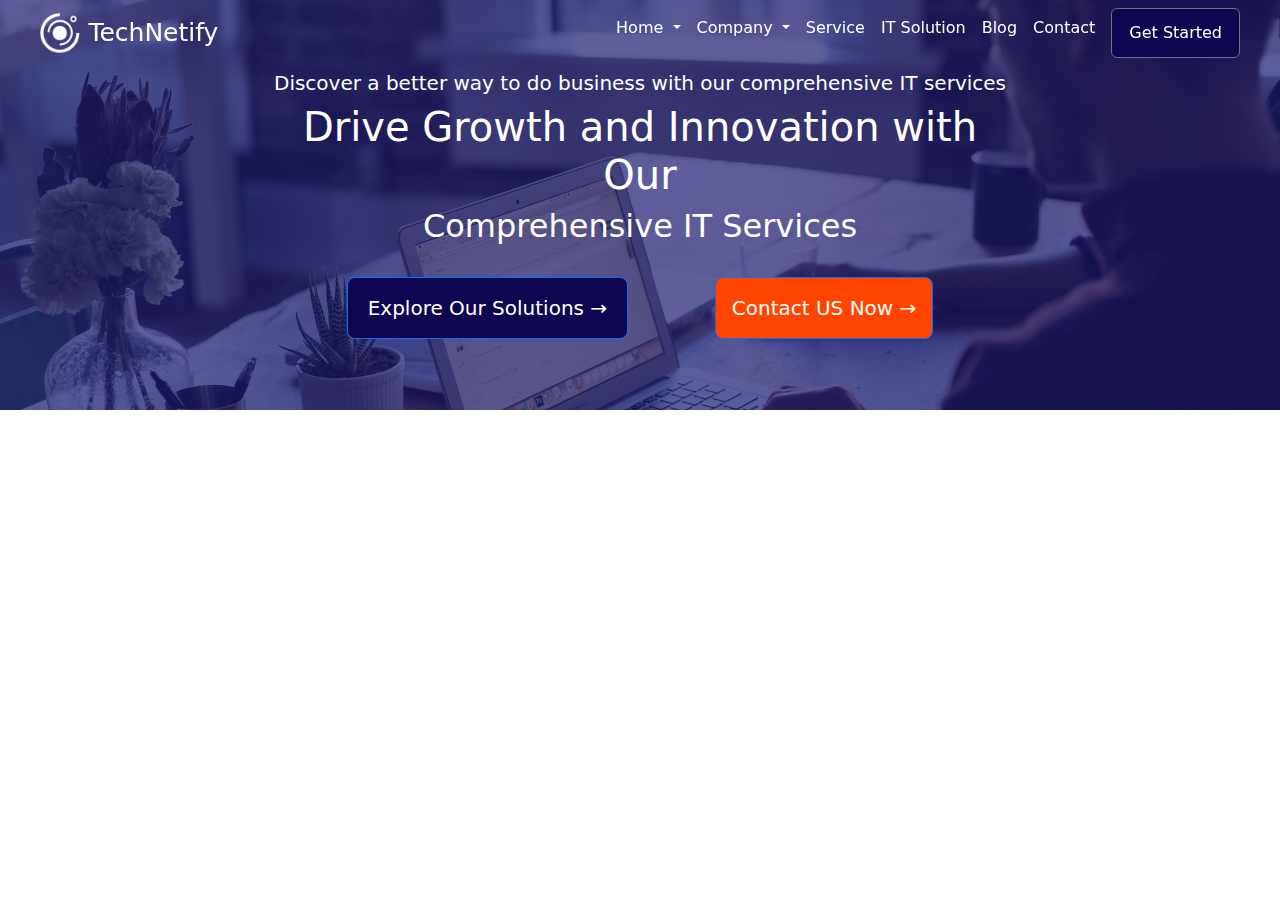
<file: index.html>
<!DOCTYPE html>
<html lang="pt-br">
<head>
    <meta charset="UTF-8">
    <meta name="viewport" content="width=device-width, initial-scale=1.0">
    <link href="https://cdn.jsdelivr.net/npm/bootstrap@5.3.3/dist/css/bootstrap.min.css" rel="stylesheet" integrity="sha384-QWTKZyjpPEjISv5WaRU9OFeRpok6YctnYmDr5pNlyT2bRjXh0JMhjY6hW+ALEwIH" crossorigin="anonymous">
    <link rel="stylesheet" href="/styles/styles.css">
    <title>TechNetify</title>
</head>
<body>
    <div id="header-container">
        <!--Header carregado pelo header.js-->
    </div>
    
    <main>
        <div class="banner-container">
            <div class="banner-destaque">
                <div class="banner-conteudo">
                    <h5>Discover a better way to do business with our comprehensive IT services</h5>
                    <h1>Drive Growth and Innovation with Our</h1>
                    <h2>Comprehensive IT Services </h2>
                    <br>
                    <div class="botoes-banner">
                        <button id="btn-banner" type="button" class="btn btn-primary btn-lg">Explore Our Solutions &rarr;</button>
                        <button id="btn-banner1" type="button" class="btn btn-primary btn-lg"><a href="#" class="ancor-btn">Contact US Now &rarr;</a></button>
                    </div>
                </div>
            </div>
        </div>
    </main>
      
    
    <script src="/js/header.js"></script>  
    <script src="https://cdn.jsdelivr.net/npm/bootstrap@5.3.3/dist/js/bootstrap.bundle.min.js" integrity="sha384-YvpcrYf0tY3lHB60NNkmXc5s9fDVZLESaAA55NDzOxhy9GkcIdslK1eN7N6jIeHz" crossorigin="anonymous"></script>
</body>
</html>
</file>
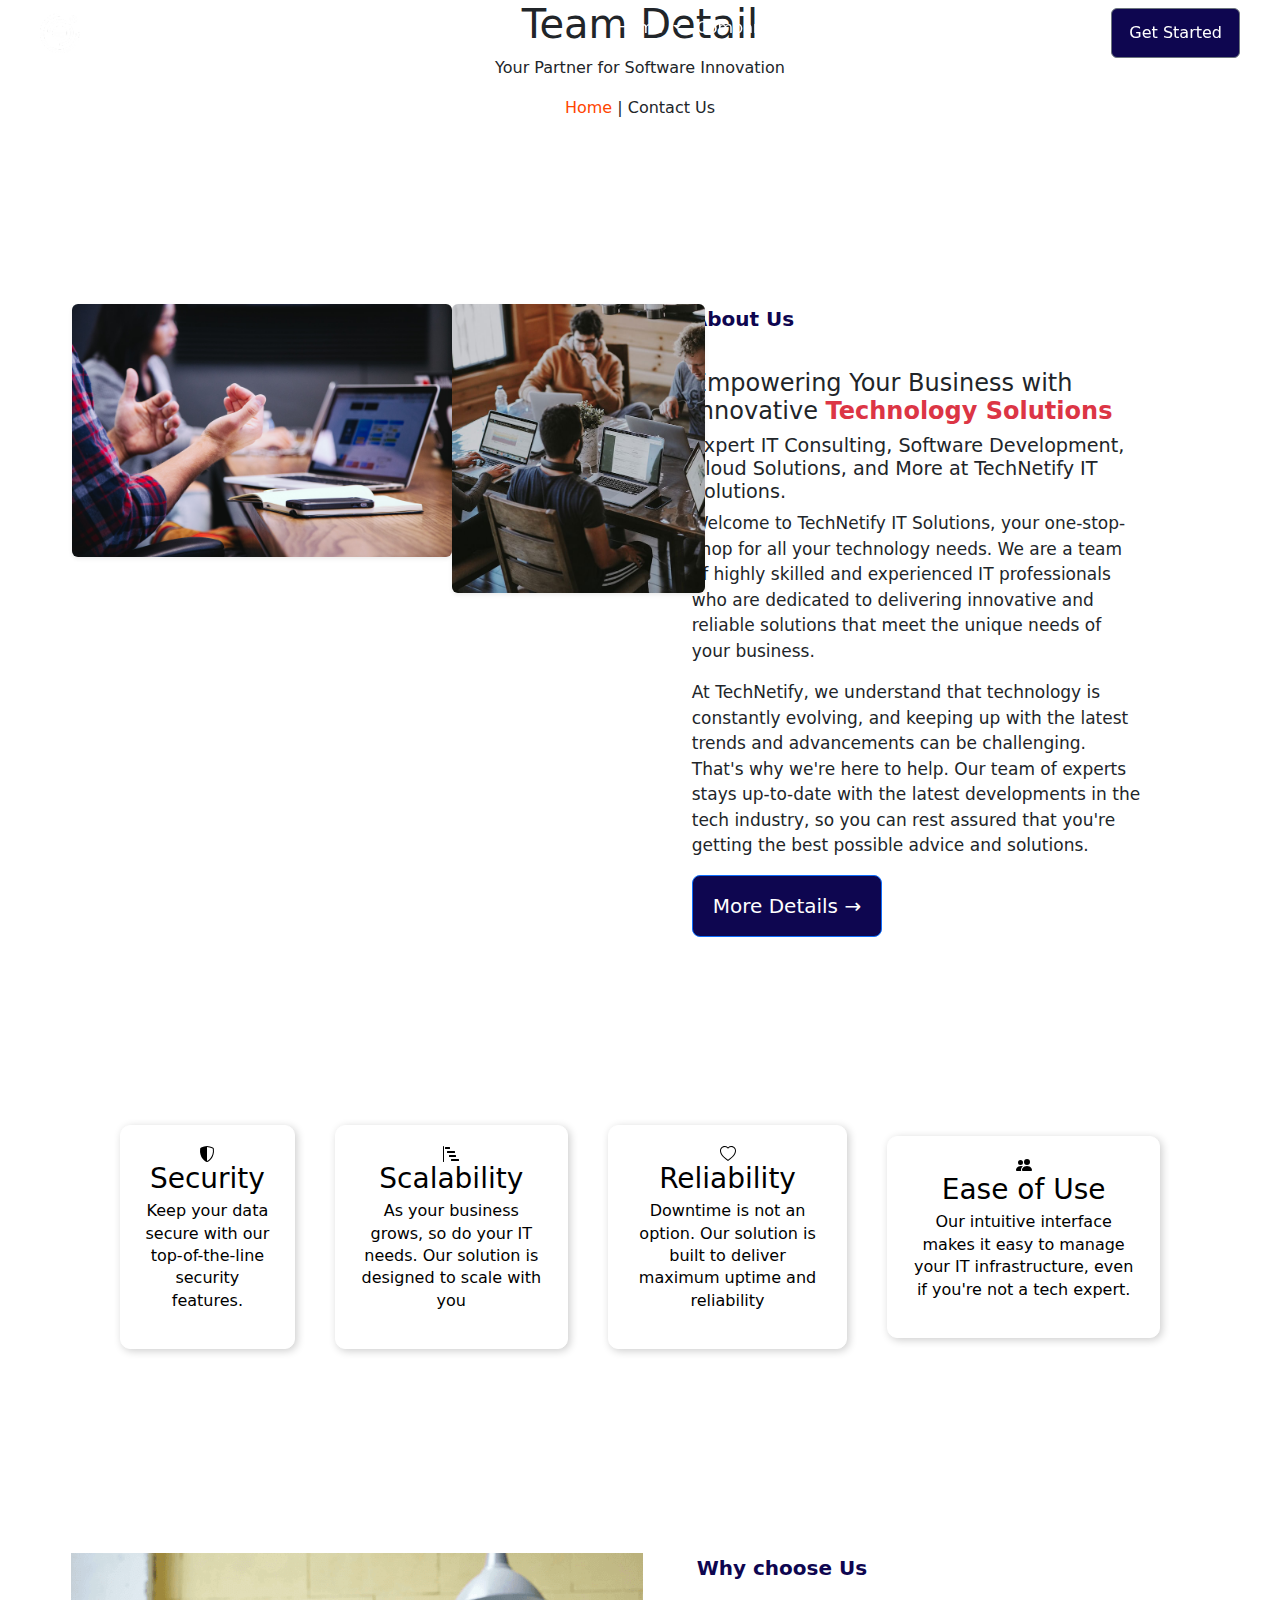
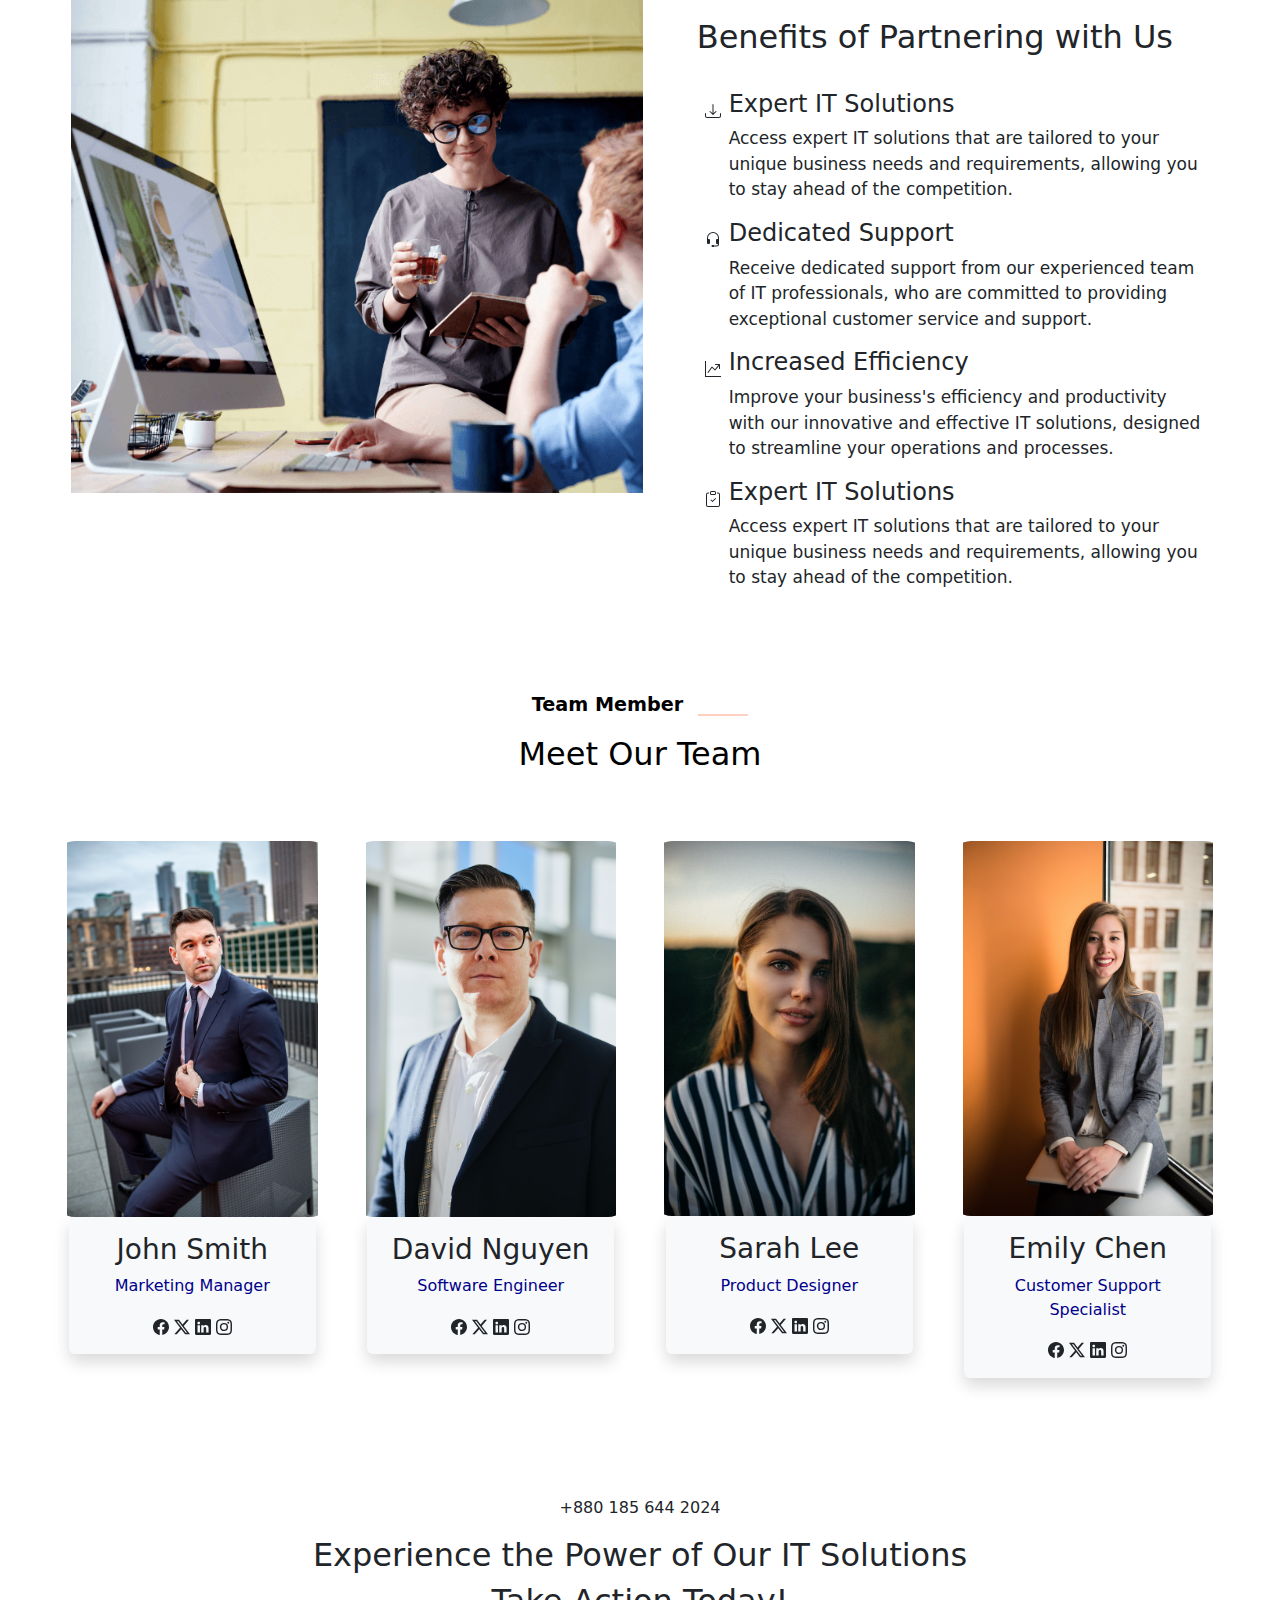
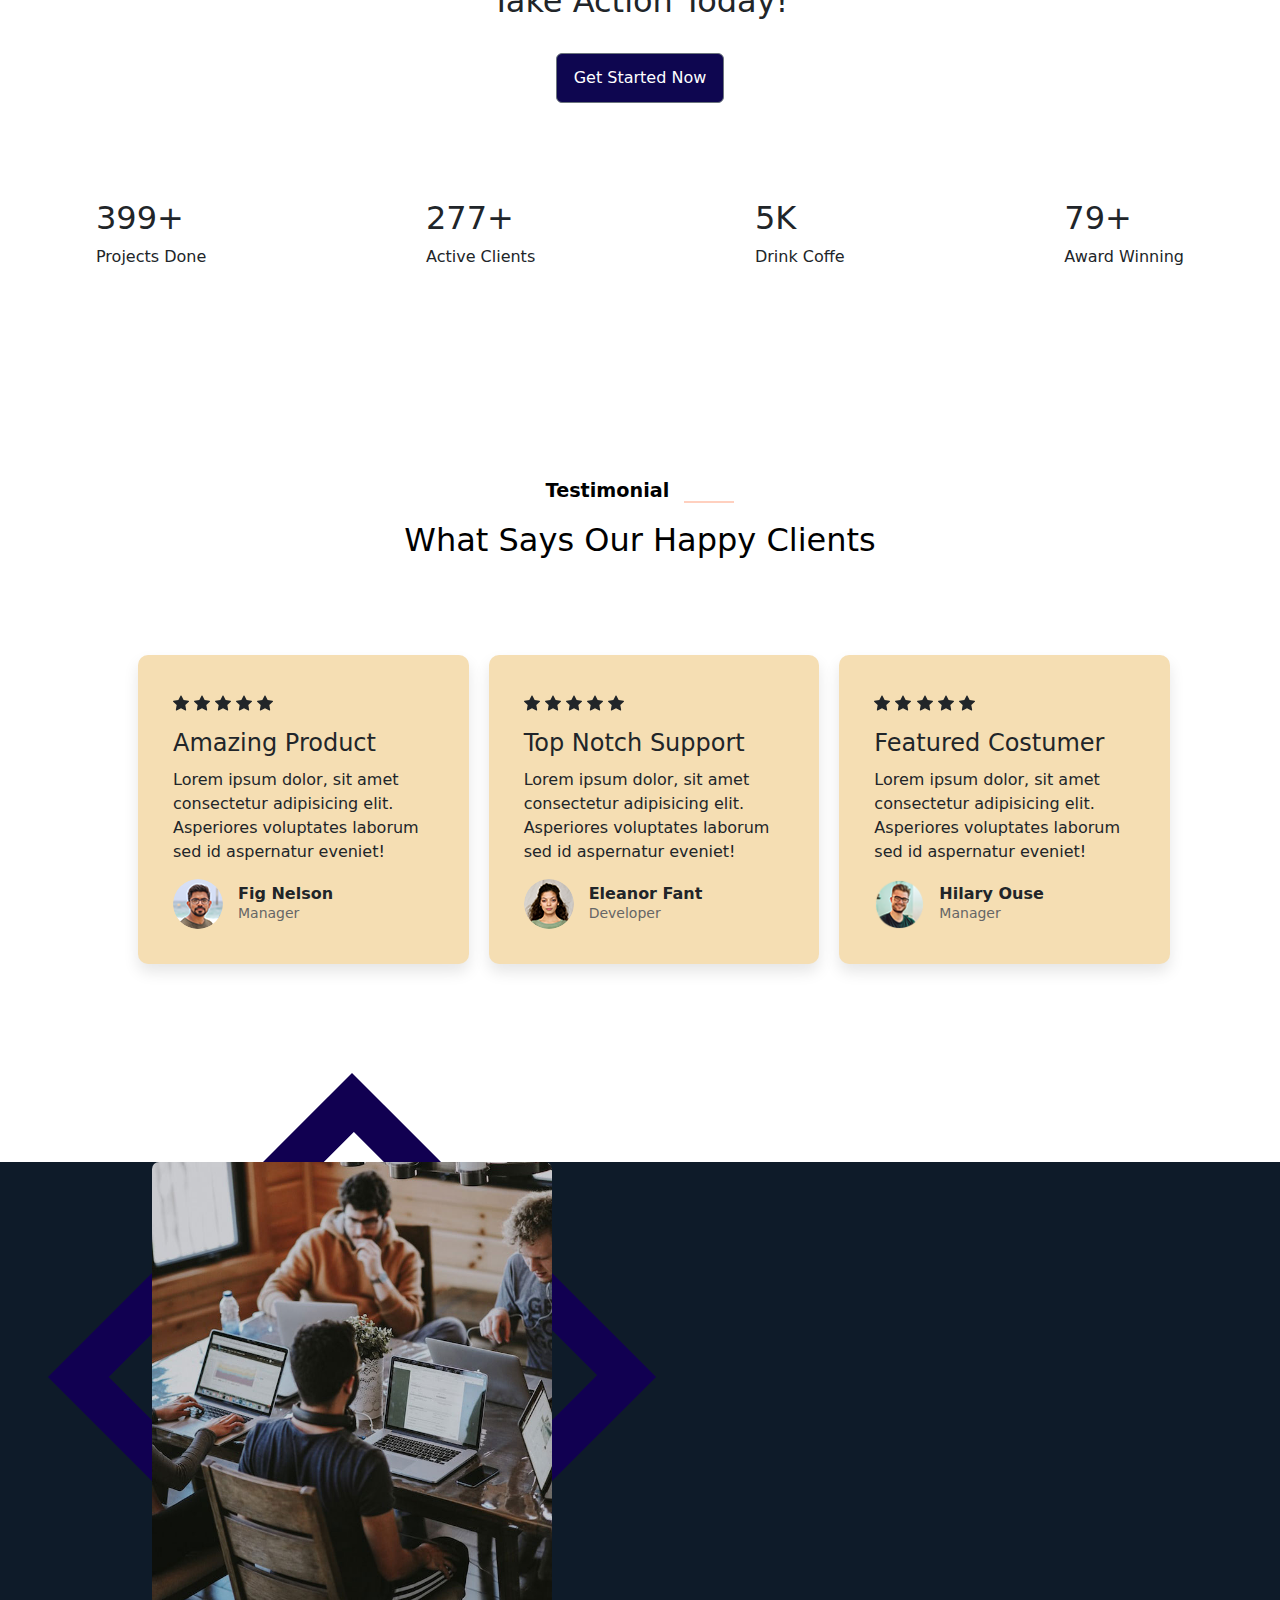
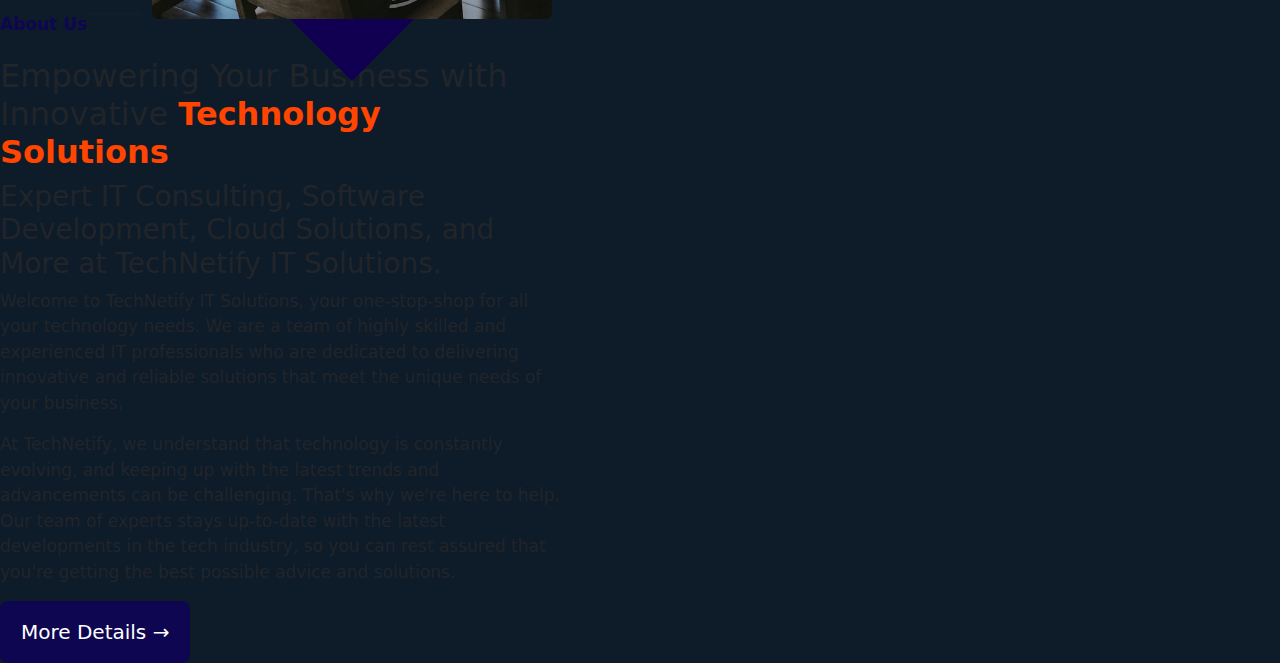
<file: about.html>
<!DOCTYPE html>
<html lang="en">
<head>
    <meta charset="UTF-8">
    <meta name="viewport" content="width=device-width, initial-scale=1.0">
    <link href="https://cdn.jsdelivr.net/npm/bootstrap@5.3.3/dist/css/bootstrap.min.css" rel="stylesheet" integrity="sha384-QWTKZyjpPEjISv5WaRU9OFeRpok6YctnYmDr5pNlyT2bRjXh0JMhjY6hW+ALEwIH" crossorigin="anonymous">
    <link rel="stylesheet" href="/styles/styles.css">
    <link rel="stylesheet" href="/styles/contact/styles.css">
    <title>About Us</title>
</head>
<body>
    <section>
        <div id="header-container"></div>
        <main>
            <div class="banner-container">
                <div class="banner-aboutus d-flex justify-content-center">
                    <div class="banner-conteudo pb-5 ">
                        <h1>Team Detail</h1>
                        <p>Your Partner for Software Innovation</p>
                        <p><a href="/index.html" class="contact-home">Home</a> | Contact Us</p>
                        <br>
                    </div>
                </div>
            </div>
            <section class="container pt-5">
                <div class="container-fluid py-5">
                    <div class="row align-items-start justify-content-around">
                        <div class="col-md-6 d-flex align-items-start justify-content-center mt-5 mt-md-0 position-relative" style="max-width: 600px;">
                            <img src="assets/breadcum.jpg" alt="Imagem maior" class="w-75 rounded shadow-sm img-fluid">
                            <img src="assets/about.jpg" alt="Imagem menor sobreposta" class="w-50 rounded shadow-sm img-fluid">
                        </div>
                        <div class="col-md-5 pe-md-3 texto-about-us">
                            <p class="fs-5 fw-bold mb-0" id="title">About Us</p>
                            <hr>
                            <br>
                            <h2 style="font-size: 1.5rem;">Empowering Your Business with Innovative <strong class="text-danger text-decoration-none">Technology Solutions</strong></h2>
                            <h3 style="font-size: 1.2rem;">Expert IT Consulting, Software Development, Cloud Solutions, and More at TechNetify IT Solutions.</h3>
                            <p>Welcome to TechNetify IT Solutions, your one-stop-shop for all your technology needs. We are a team of highly skilled and experienced IT professionals who are dedicated to delivering innovative and reliable solutions that meet the unique needs of your business.</p>
                            <p>At TechNetify, we understand that technology is constantly evolving, and keeping up with the latest trends and advancements can be challenging. That's why we're here to help. Our team of experts stays up-to-date with the latest developments in the tech industry, so you can rest assured that you're getting the best possible advice and solutions.</p>
                            <button type="button" class="btn btn-lg btn-primary" id="btn-banner">More Details &rarr;</button>
                        </div>
                    </div>
                </div>
            </section>
            <section id="servicos-container" class="container-servicos">
                
            </section>
            
            <section>
                <div class="container-fluid py-5">
                    <div class="row align-items-start justify-content-around px-3 py-3">
                        <div class="col-md-6 d-flex align-items-start justify-content-center " >
                            <a href=""><img src="assets/Feed/blog-1.jpg" alt="Imagem maior" class="img-page-about img-fluid"></a>
                        </div>
                        <div class="col-md-5 pe-md-3 texto-about-us">
                            <p class="fs-5 fw-bold mb-0" id="title">Why choose Us</p>
                            <hr>
                            <br>
                            <h2>Benefits of Partnering with Us</h2>
                            <br>
                            <div class="d-flex">
                               
                                <div class=" p-2">
                                    <svg xmlns="http://www.w3.org/2000/svg" width="16" height="16" fill="currentColor" class="bi bi-download svg-laranja" viewBox="0 0 16 16">
                                        <path d="M.5 9.9a.5.5 0 0 1 .5.5v2.5a1 1 0 0 0 1 1h12a1 1 0 0 0 1-1v-2.5a.5.5 0 0 1 1 0v2.5a2 2 0 0 1-2 2H2a2 2 0 0 1-2-2v-2.5a.5.5 0 0 1 .5-.5"/>
                                        <path d="M7.646 11.854a.5.5 0 0 0 .708 0l3-3a.5.5 0 0 0-.708-.708L8.5 10.293V1.5a.5.5 0 0 0-1 0v8.793L5.354 8.146a.5.5 0 1 0-.708.708z"/>
                                    </svg>
                                </div>
                                
                                <div>
                                    <h4>Expert IT Solutions</h4>
                                    <p>Access expert IT solutions that are tailored to 
                                    your unique business needs and requirements, allowing you to stay ahead of the competition.</p>
                                </div>

                            </div>

                            <div class="d-flex">
                               
                                <div class="p-2">
                                    <svg xmlns="http://www.w3.org/2000/svg" width="16" height="16" fill="currentColor" class="bi bi-headset svg-laranja" viewBox="0 0 16 16">
                                        <path d="M8 1a5 5 0 0 0-5 5v1h1a1 1 0 0 1 1 1v3a1 1 0 0 1-1 1H3a1 1 0 0 1-1-1V6a6 6 0 1 1 12 0v6a2.5 2.5 0 0 1-2.5 2.5H9.366a1 1 0 0 1-.866.5h-1a1 1 0 1 1 0-2h1a1 1 0 0 1 .866.5H11.5A1.5 1.5 0 0 0 13 12h-1a1 1 0 0 1-1-1V8a1 1 0 0 1 1-1h1V6a5 5 0 0 0-5-5"/>
                                    </svg>
                                </div>
                                
                                <div>
                                    <h4>Dedicated Support</h4>
                                    <p>Receive dedicated support from our experienced team of IT
                                    professionals, who are committed to providing exceptional customer service and support.</p>
                                </div>

                            </div>

                            <div class="d-flex">
                               
                                <div class=" p-2">
                                    <svg xmlns="http://www.w3.org/2000/svg" width="16" height="16" fill="currentColor" class="bi bi-graph-up-arrow svg-laranja" viewBox="0 0 16 16">
                                        <path fill-rule="evenodd" d="M0 0h1v15h15v1H0zm10 3.5a.5.5 0 0 1 .5-.5h4a.5.5 0 0 1 .5.5v4a.5.5 0 0 1-1 0V4.9l-3.613 4.417a.5.5 0 0 1-.74.037L7.06 6.767l-3.656 5.027a.5.5 0 0 1-.808-.588l4-5.5a.5.5 0 0 1 .758-.06l2.609 2.61L13.445 4H10.5a.5.5 0 0 1-.5-.5"/>
                                    </svg>
                                </div>
                                
                                <div>
                                    <h4>Increased Efficiency</h4>
                                    <p>Improve your business's efficiency and productivity with our innovative and 
                                    effective IT solutions, designed to streamline your operations and processes.</p>
                                </div>

                            </div>

                            <div class="d-flex">
                               
                                <div class=" p-2">
                                    <svg xmlns="http://www.w3.org/2000/svg" width="16" height="16" fill="currentColor" class="bi bi-clipboard-check svg-laranja" viewBox="0 0 16 16">
                                        <path fill-rule="evenodd" d="M10.854 7.146a.5.5 0 0 1 0 .708l-3 3a.5.5 0 0 1-.708 0l-1.5-1.5a.5.5 0 1 1 .708-.708L7.5 9.793l2.646-2.647a.5.5 0 0 1 .708 0"/>
                                        <path d="M4 1.5H3a2 2 0 0 0-2 2V14a2 2 0 0 0 2 2h10a2 2 0 0 0 2-2V3.5a2 2 0 0 0-2-2h-1v1h1a1 1 0 0 1 1 1V14a1 1 0 0 1-1 1H3a1 1 0 0 1-1-1V3.5a1 1 0 0 1 1-1h1z"/>
                                        <path d="M9.5 1a.5.5 0 0 1 .5.5v1a.5.5 0 0 1-.5.5h-3a.5.5 0 0 1-.5-.5v-1a.5.5 0 0 1 .5-.5zm-3-1A1.5 1.5 0 0 0 5 1.5v1A1.5 1.5 0 0 0 6.5 4h3A1.5 1.5 0 0 0 11 2.5v-1A1.5 1.5 0 0 0 9.5 0z"/>
                                    </svg>
                                </div>
                                
                                <div>
                                    <h4>Expert IT Solutions</h4>
                                    <p>Access expert IT solutions that are tailored to 
                                    your unique business needs and requirements, allowing you to stay ahead of the competition.</p>
                                </div>

                            </div>

                        </div>
                    </div>
                </div>
            </section>
            
            <section id="team">
            </section>

            <section id="referencias-site" class="container-div-laranja-sobreposicao">
                <div class="banner-container">
                    <div class="banner-aboutus2 d-flex justify-content-center">
                        <div class="banner-conteudo pb-5 ">
                            <p>+880 185 644 2024</p>
                            <h2>Experience the Power of Our IT Solutions</h2>
                            <h2>Take Action Today!</h2>
                            <br>
                            <button type="button" class="btn btn-secondary" id="btn-cabecalho">Get Started Now</button>
                        </div>
                    </div>
                </div>
                <div class="px-5 pb-5 faixas-coloridas">
                    <div class="div-laranja px-5 py-5 rounded ">
                        <div class="d-flex justify-content-between">
                            <div>
                                <h2>399+</h2>
                                <p>Projects Done</p>
                            </div>
                            <div>
                                <h2>277+</h2>
                                <p>Active Clients</p>
                            </div>
                            <div>
                                <h2>5K</h2>
                                <p>Drink Coffe</p>
                            </div>
                            <div>
                                <h2>79+</h2>
                                <p>Award Winning</p>
                            </div>
                        </div>
                    </div>
                    <div class="d-flex justify-content-center">
                        <div class="borda-azul px-5 rounded-bottom ">
                        </div>
                    </div>
                </div>
            </section>
            
            <section id="container-clients" class="py-5">

            </section>

        </main>
        
        <footer id="footer"></footer>
    </section>
    <script src="/js/header.js"></script>
    <script src="/js/onload.js"></script>
    <script src="https://cdn.jsdelivr.net/npm/bootstrap@5.3.3/dist/js/bootstrap.bundle.min.js" integrity="sha384-YvpcrYf0tY3lHB60NNkmXc5s9fDVZLESaAA55NDzOxhy9GkcIdslK1eN7N6jIeHz" crossorigin="anonymous"></script>
</body>
</html>
</file>
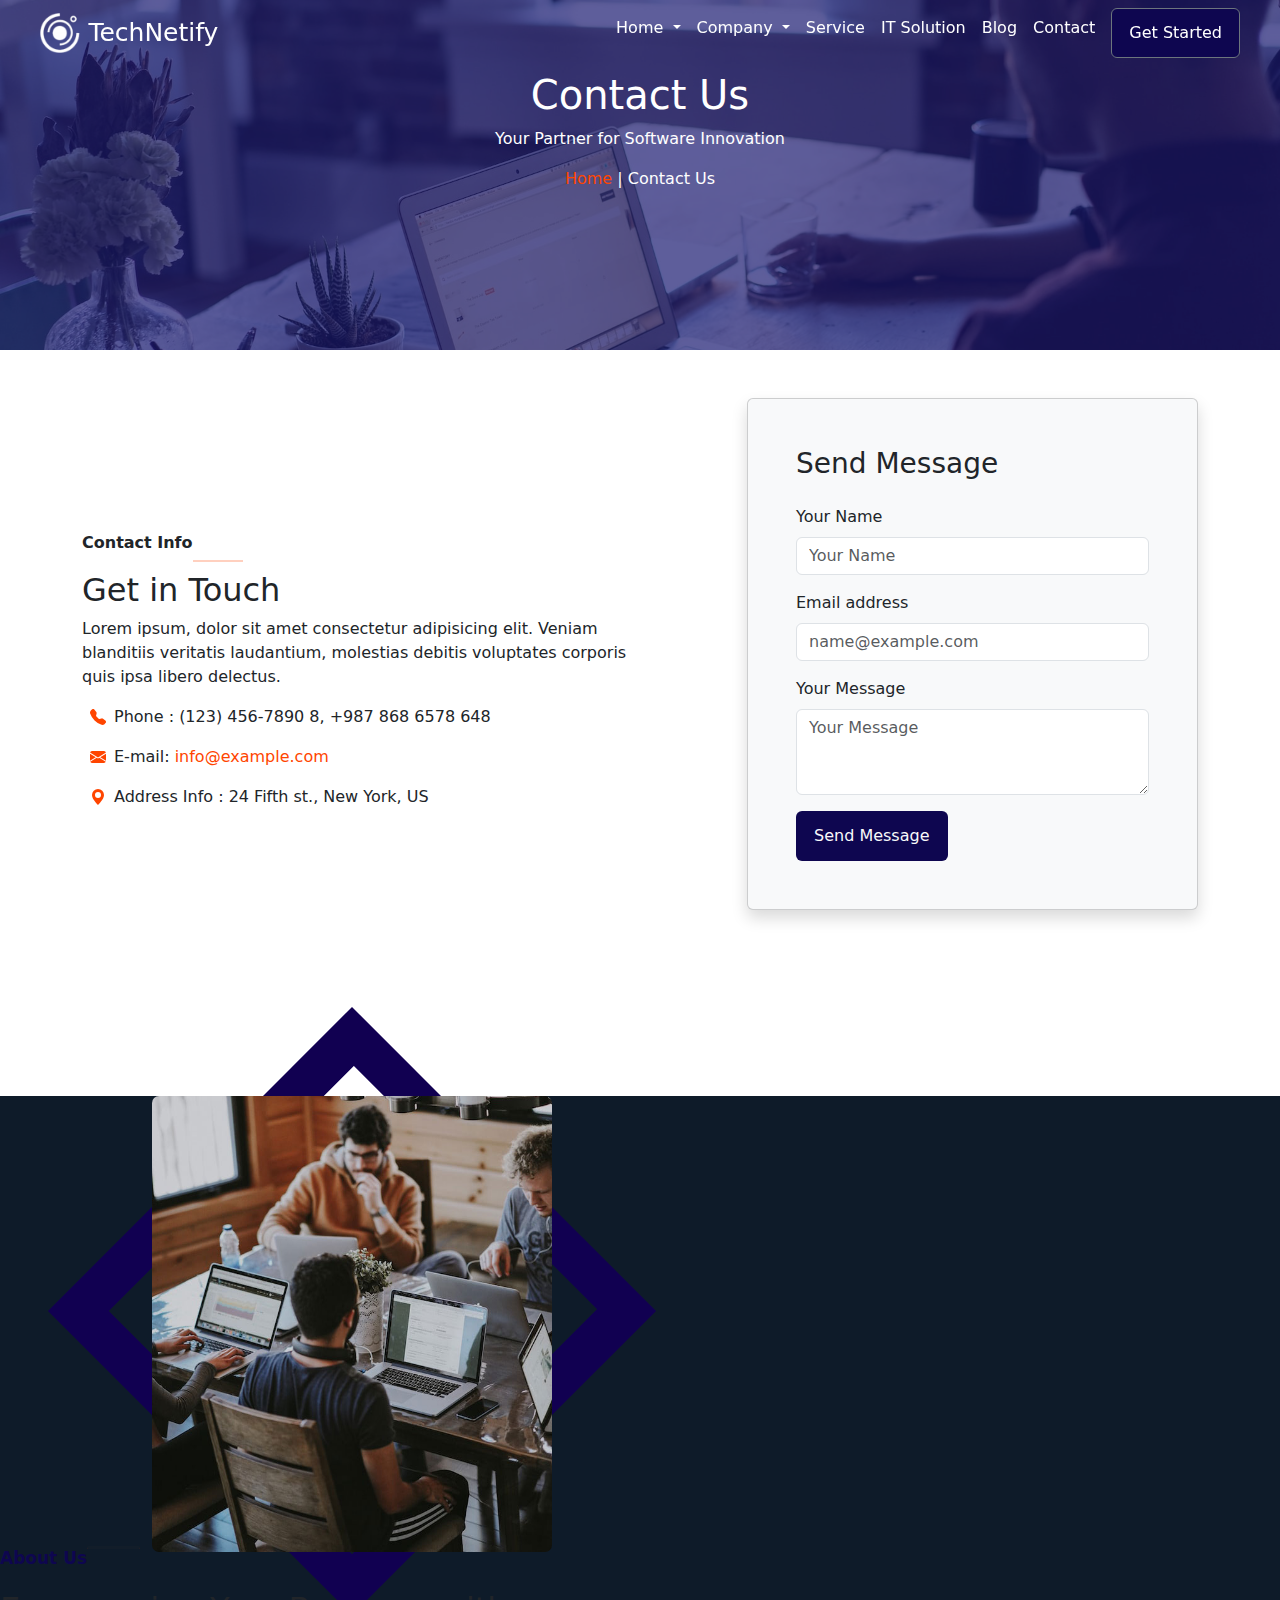
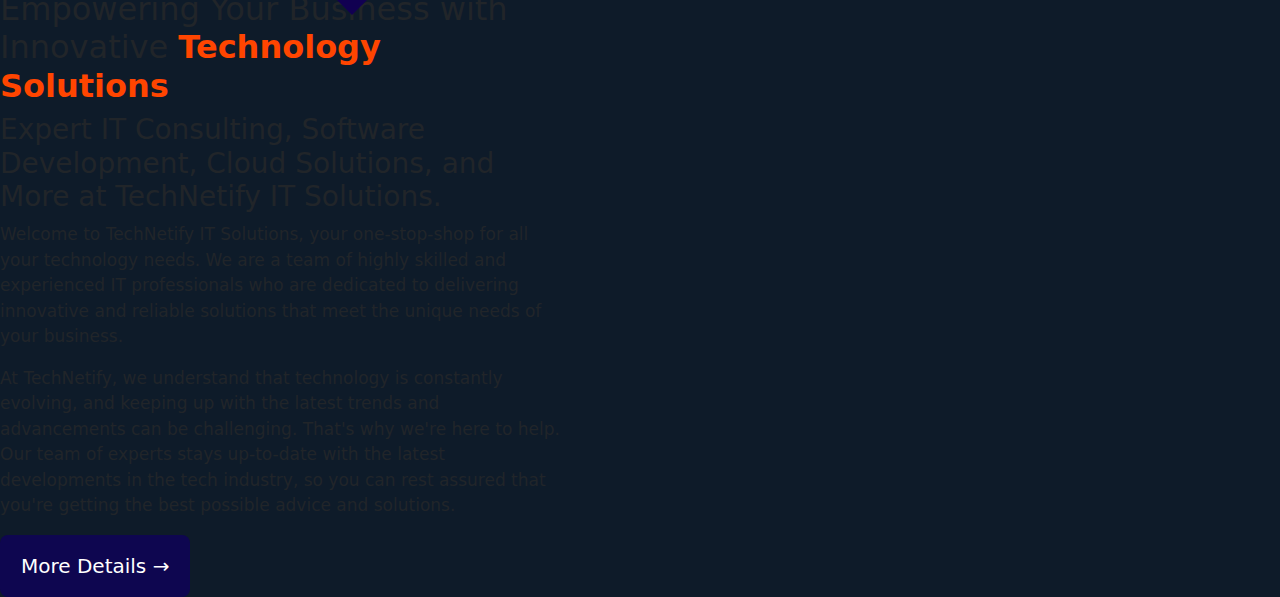
<file: contact.html>
<!DOCTYPE html>
<html lang="pt-br">
<head>
    <meta charset="UTF-8">
    <meta name="viewport" content="width=device-width, initial-scale=1.0">
    <link href="https://cdn.jsdelivr.net/npm/bootstrap@5.3.3/dist/css/bootstrap.min.css" rel="stylesheet" integrity="sha384-QWTKZyjpPEjISv5WaRU9OFeRpok6YctnYmDr5pNlyT2bRjXh0JMhjY6hW+ALEwIH" crossorigin="anonymous">
    <link rel="stylesheet" href="/styles/styles.css">
    <link rel="stylesheet" href="/styles/contact/styles.css">
    <title>Contact</title>
</head>
<body>
    <section id="header-container" class="px-5">
        <!--Header carregado pelo header.js-->
    </section>
    <main>
        <div class="banner-container">
            <div class="banner-destaque-contact d-flex justify-content-center">
                <div class="banner-conteudo pb-5 ">
                    <h1>Contact Us</h1>
                    <p>Your Partner for Software Innovation</p>
                    <p><a href="/index.html" class="contact-home">Home</a> | Contact Us</p>
                    <br>
                </div>
            </div>
        </div>
        
        <section>
            <div class="container py-5">
                <div class="row d-flex align-items-center justify-content-between">
                    <div class="col-md-6">
                        <div class="contact-titulo d-flex align-items-center">
                            <p><b>Contact Info</b></p>
                            <hr class="linha-contact">
                        </div>
                        <h2>Get in Touch</h2>
                        <p>Lorem ipsum, dolor sit amet consectetur adipisicing elit. Veniam blanditiis veritatis laudantium, molestias debitis voluptates corporis quis ipsa libero delectus.</p>
                        <div class="d-flex svg-contact align-items-center pb-3 ps-2">
                                <svg xmlns="http://www.w3.org/2000/svg" width="16" height="16" fill="currentColor" class="bi bi-telephone-fill me-2" viewBox="0 0 16 16">
                                    <path fill-rule="evenodd" d="M1.885.511a1.745 1.745 0 0 1 2.61.163L6.29 2.98c.329.423.445.974.315 1.494l-.547 2.19a.68.68 0 0 0 .178.643l2.457 2.457a.68.68 0 0 0 .644.178l2.189-.547a1.75 1.75 0 0 1 1.494.315l2.306 1.794c.829.645.905 1.87.163 2.611l-1.034 1.034c-.74.74-1.846 1.065-2.877.702a18.6 18.6 0 0 1-7.01-4.42 18.6 18.6 0 0 1-4.42-7.009c-.362-1.03-.037-2.137.703-2.877z"/>  
                                </svg>
                            <p class="mb-0">Phone : (123) 456-7890 8, +987 868 6578 648</p>
                        </div>
                        <div class="d-flex svg-contact align-items-center pb-3 ps-2">
                            <svg xmlns="http://www.w3.org/2000/svg" width="16" height="16" fill="currentColor" class="bi bi-envelope-fill me-2" viewBox="0 0 16 16">
                                <path d="M.05 3.555A2 2 0 0 1 2 2h12a2 2 0 0 1 1.95 1.555L8 8.414zM0 4.697v7.104l5.803-3.558zM6.761 8.83l-6.57 4.027A2 2 0 0 0 2 14h12a2 2 0 0 0 1.808-1.144l-6.57-4.027L8 9.586zm3.436-.586L16 11.801V4.697z"/>
                            </svg>
                            <p class="mb-0">E-mail: <a class="contact-email">info@example.com</a></p>
                        </div>
                        <div class="d-flex svg-contact align-items-center pb-3 ps-2">
                            <svg xmlns="http://www.w3.org/2000/svg" width="16" height="16" fill="currentColor" class="bi bi-geo-alt-fill me-2" viewBox="0 0 16 16">
                                <path d="M8 16s6-5.686 6-10A6 6 0 0 0 2 6c0 4.314 6 10 6 10m0-7a3 3 0 1 1 0-6 3 3 0 0 1 0 6"/>
                            </svg>
                            <p class="mb-0">Address Info : 24 Fifth st., New York, US</p>
                        </div>
                    </div>
                    <div class="col-md-5 ">
                        <div class="card shadow p-5 shadow p-3 mb-5 bg-body-tertiary rounded">
                            <h3 class="pb-3">Send Message</h3>
                            <label for="name" class="form-label">Your Name</label>
                            <input type="text" class="form-control mb-3" id="name" placeholder="Your Name">
                            
                            <label for="email" class="form-label">Email address</label>
                            <input type="email" class="form-control mb-3" id="email" placeholder="name@example.com">
                            
                            <label for="message" class="form-label">Your Message</label>
                            <textarea class="form-control mb-3" id="message" rows="3" placeholder="Your Message"></textarea>
                            <div>
                            <button class="btn w-60 text-light" id="btn-cabecalho">Send Message</button>
                            </div>
                        </div>
                    </div>
                </div>
            </div>
        </section>
        
    </main>
    <footer id="footer">
        <!--Footer sendo renderizado pelo onload.js-->
    </footer>
    <script src="/js/header.js"></script>
    <script src="/js/onload.js"></script>
    <script src="https://cdn.jsdelivr.net/npm/bootstrap@5.3.3/dist/js/bootstrap.bundle.min.js"
     integrity="sha384-YvpcrYf0tY3lHB60NNkmXc5s9fDVZLESaAA55NDzOxhy9GkcIdslK1eN7N6jIeHz" 
     crossorigin="anonymous"></script>
</body>
</html>
</file>
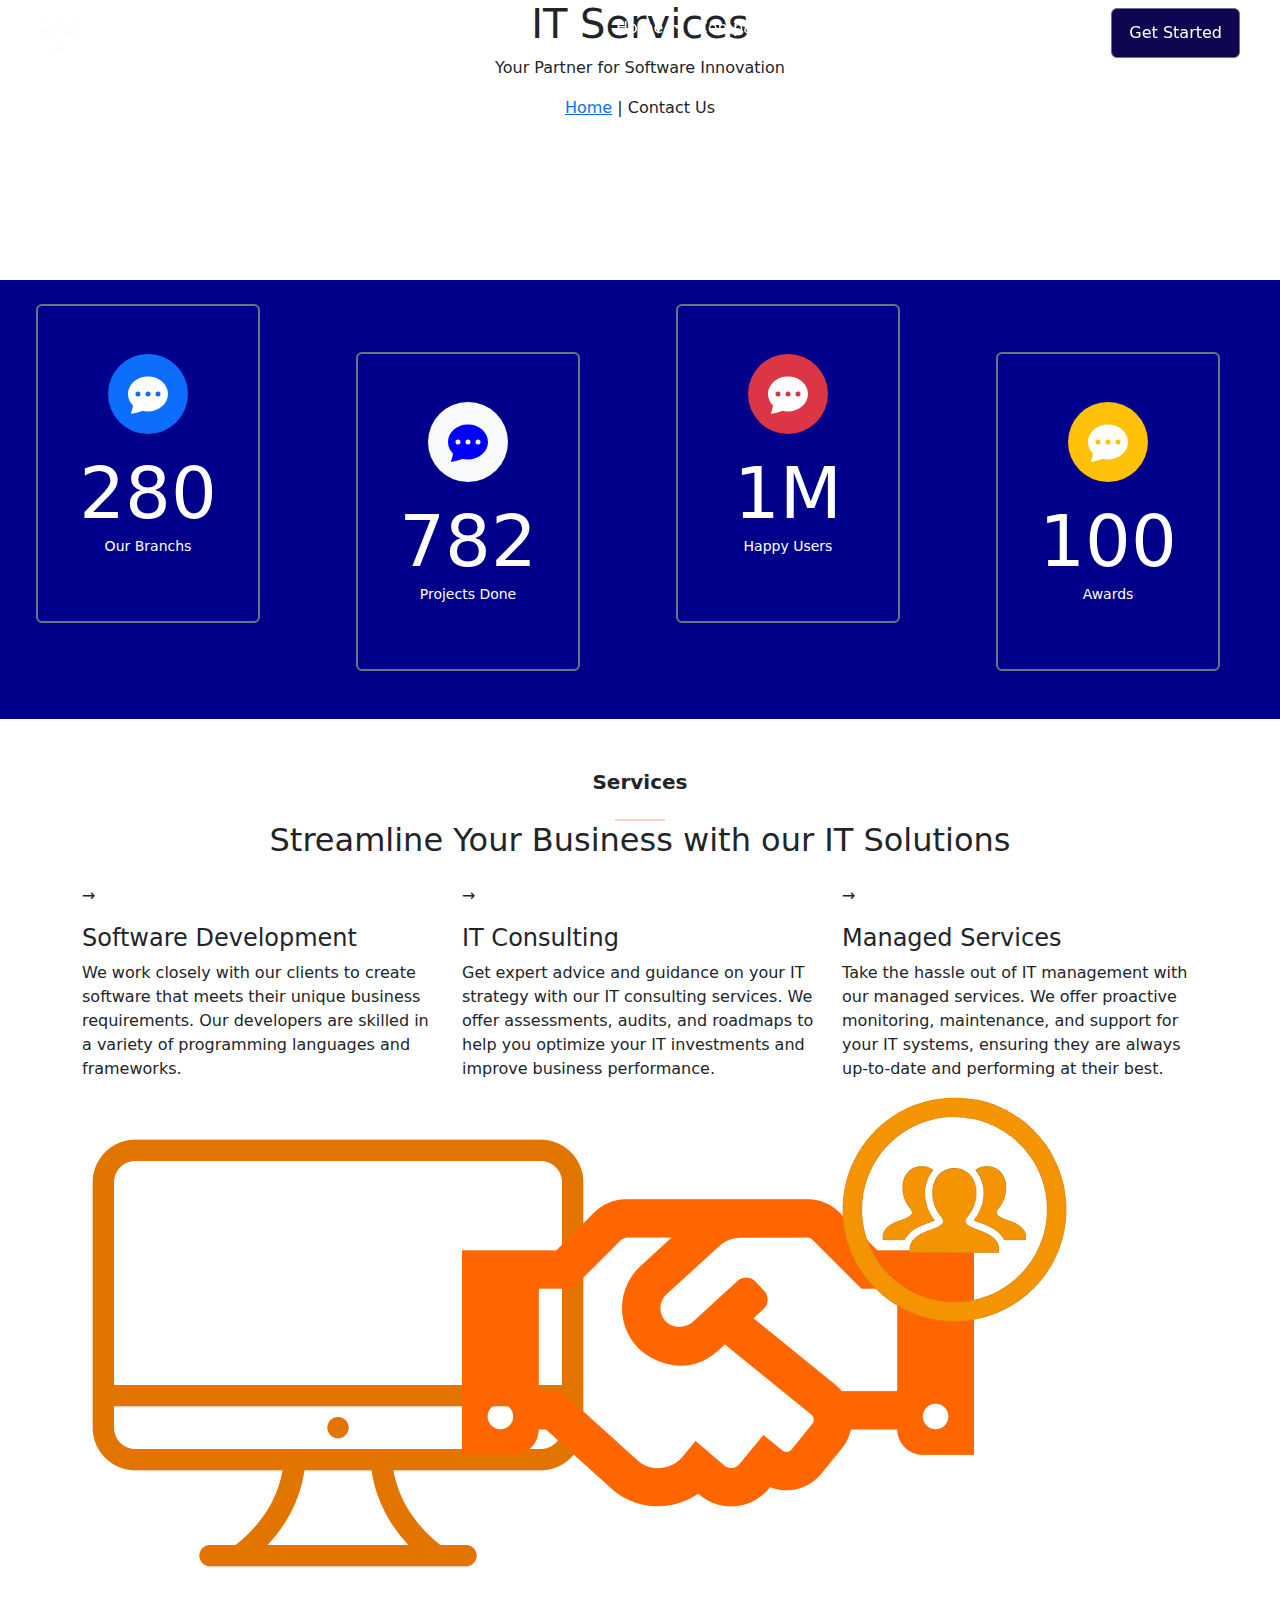
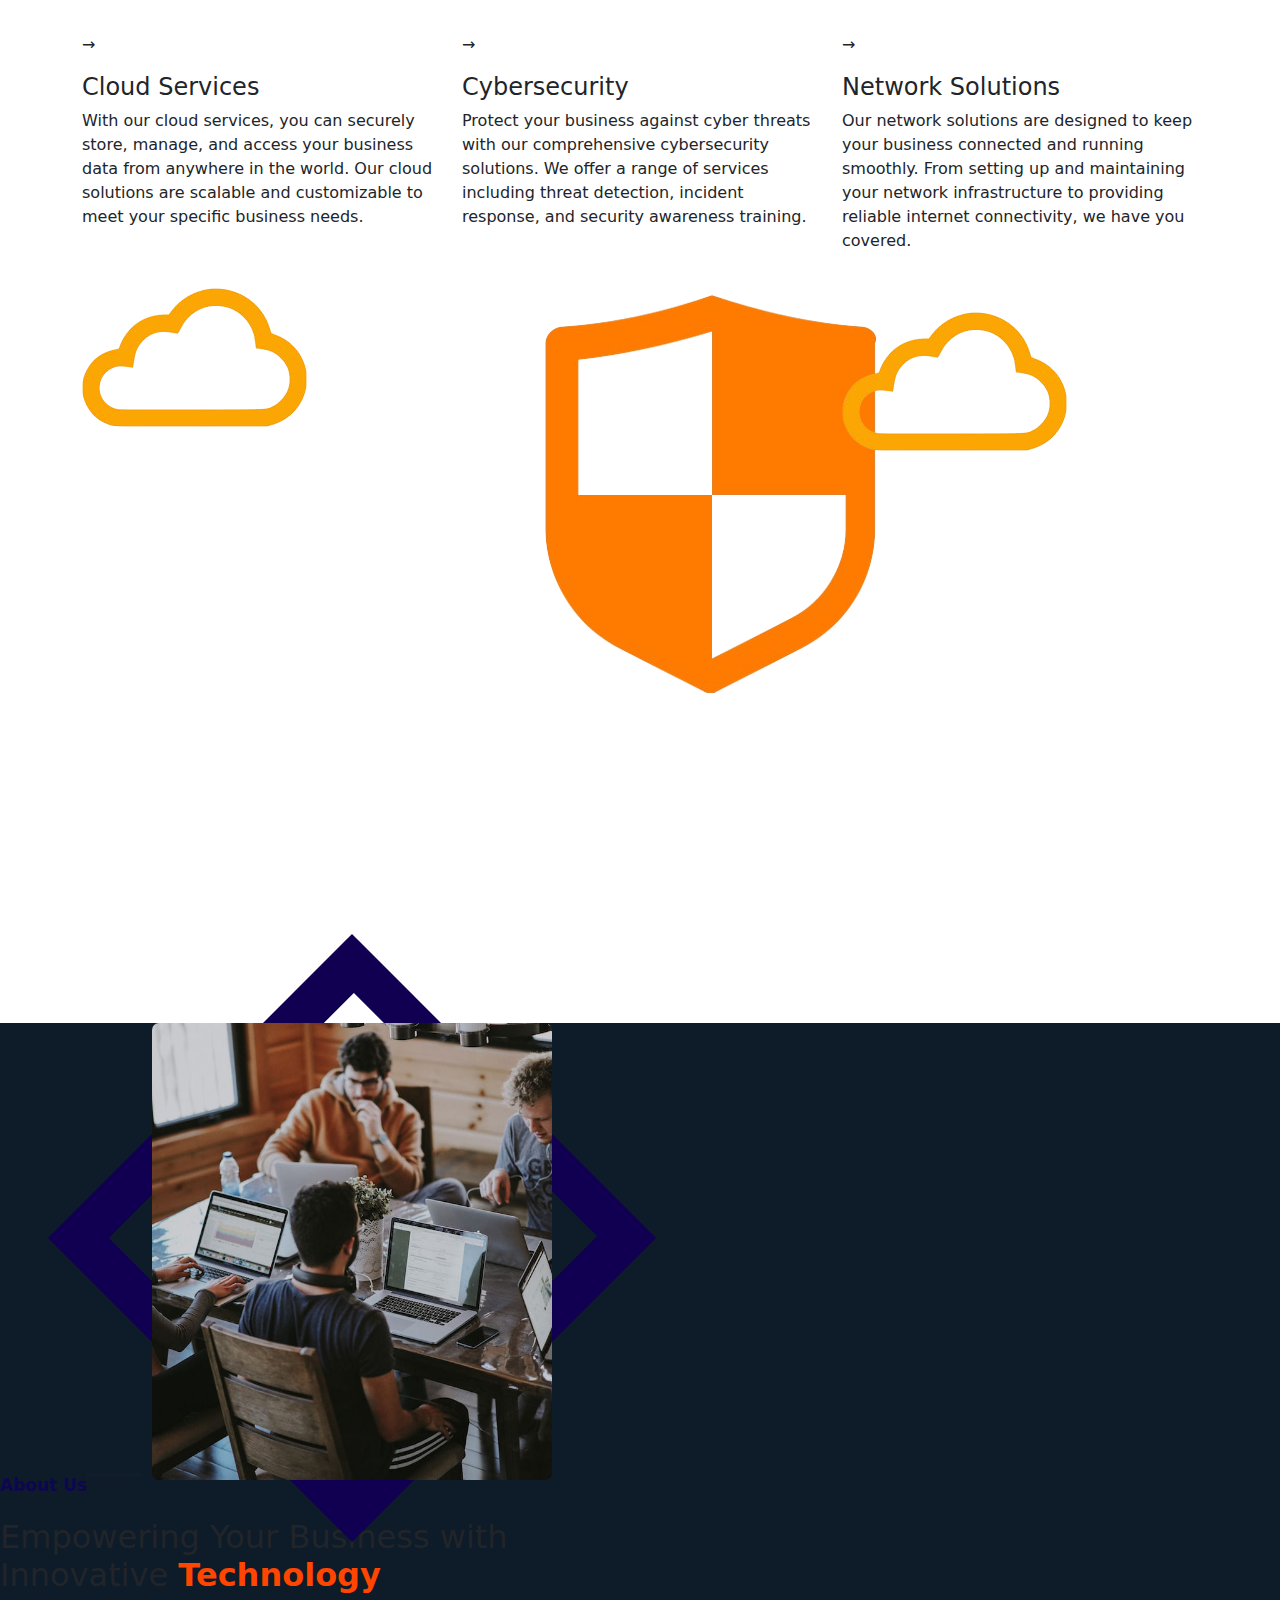
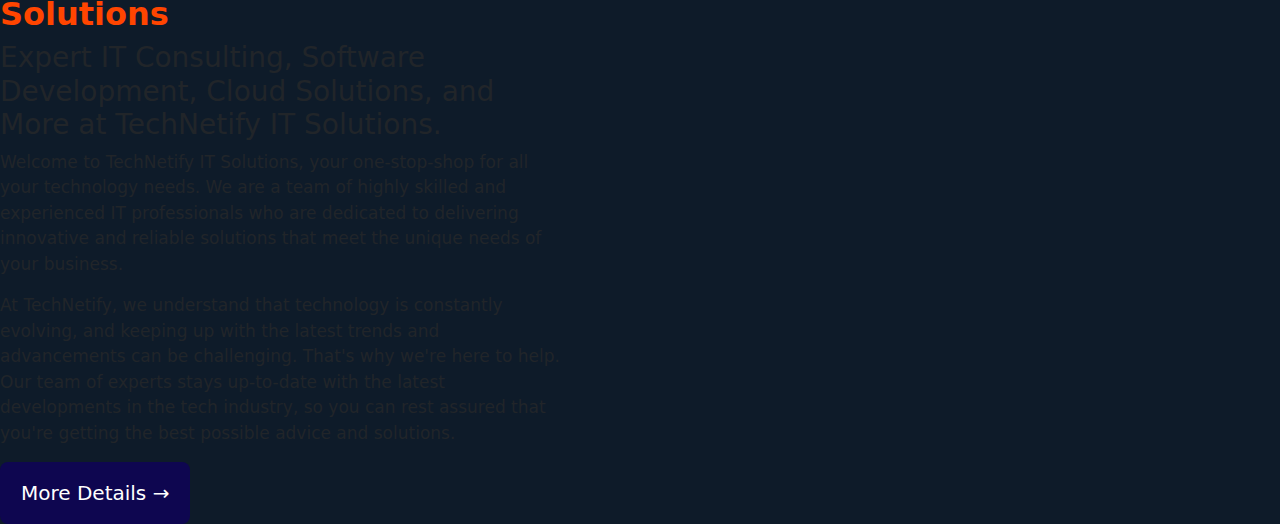
<file: itservices.html>
<!DOCTYPE html>
<html lang="pt-br">
<head>
    <meta charset="UTF-8">
    <meta name="viewport" content="width=device-width, initial-scale=1.0">
    <link href="https://cdn.jsdelivr.net/npm/bootstrap@5.3.3/dist/css/bootstrap.min.css" rel="stylesheet" integrity="sha384-QWTKZyjpPEjISv5WaRU9OFeRpok6YctnYmDr5pNlyT2bRjXh0JMhjY6hW+ALEwIH" crossorigin="anonymous">
    <link rel="stylesheet" href="/styles/styles.css">
    <title>IT Services</title>
</head>
<body>
    <header id="header-container">

    </header>
    <main>
        <section class="banner-container">
            <div class="banner-aboutus d-flex justify-content-center">
                <div class="banner-conteudo pb-5 ">
                    <h1>IT Services</h1>
                    <p>Your Partner for Software Innovation</p>
                    <p><a href="/index.html" class="contact-home">Home</a> | Contact Us</p>
                    <br>
                </div>
            </div>
        </section>
        
        <section id="aboutus" class="py-5">

        </section>
        
        <section id="container-banner2">

        </section>
        
        <section class="servicos-section py-5">
            <div class="container">
                <div class="servicos-header text-center mb-4">
                    <p class="servicos-header-subtitle fs-5 fw-bold mb-0">Services</p>
                    <hr class="linha-produtos">
                    <h2 class="servicos-header-title">Streamline Your Business with our IT Solutions</h2>
                </div>
        
                <div class="servicos-cards-container row justify-content-center gy-4">
                    <div class="servicos-card-item col-md-6 col-lg-4">
                        <div class="servicos-card">
                            <p class="servicos-card-arrow">&rarr;</p>
                            <h4 class="servicos-card-title">Software Development</h4>
                            <p class="servicos-card-description">
                                We work closely with our clients to create software that meets their unique 
                                business requirements. Our developers are skilled in a variety of programming languages and frameworks.                            </p>
                            <div class="servicos-card-image-wrapper">
                                <img class="servicos-card-image" src="/assets/orange-computer.png" alt="Software Development">
                            </div>
                        </div>
                    </div>
        
                    <div class="servicos-card-item col-md-6 col-lg-4">
                        <div class="servicos-card">
                            <p class="servicos-card-arrow">&rarr;</p>
                            <h4 class="servicos-card-title">IT Consulting</h4>
                            <p class="servicos-card-description">
                                Get expert advice and guidance on your IT strategy with our IT consulting services. We offer assessments, 
                                audits, and roadmaps to help you optimize your IT investments and improve business performance.                            </p>
                            <div class="servicos-card-image-wrapper">
                                <img class="servicos-card-image" src="/assets/aperto-de-mao.png" alt="IT Consulting">
                            </div>
                        </div>
                    </div>
        
                    <div class="servicos-card-item col-md-6 col-lg-4">
                        <div class="servicos-card">
                            <p class="servicos-card-arrow">&rarr;</p>
                            <h4 class="servicos-card-title">Managed Services</h4>
                            <p class="servicos-card-description">
                                Take the hassle out of IT management with our managed services. We offer proactive monitoring, 
                                maintenance, and support for your IT systems, ensuring they are always up-to-date and performing at their best.
                            </p>
                            <div class="servicos-card-image-wrapper">
                                <img class="servicos-card-image" src="/assets/people-empng-removebg-preview.png" alt="Managed Services">
                            </div>
                        </div>
                    </div>
        
                    <div class="servicos-card-item col-md-6 col-lg-4">
                        <div class="servicos-card">
                            <p class="servicos-card-arrow">&rarr;</p>
                            <h4 class="servicos-card-title">Cloud Services</h4>
                            <p class="servicos-card-description">
                                With our cloud services, you can securely store, manage, and access your business data from anywhere in the world. 
                                Our cloud solutions are scalable and customizable to meet your specific business needs.</p>
                            <div class="servicos-card-image-wrapper">
                                <img class="servicos-card-image" src="/assets/cloud-empng-removebg-preview.png" alt="Cloud Services">
                            </div>
                        </div>
                    </div>
        
                    <div class="servicos-card-item col-md-6 col-lg-4">
                        <div class="servicos-card">
                            <p class="servicos-card-arrow">&rarr;</p>
                            <h4 class="servicos-card-title">Cybersecurity</h4>
                            <p class="servicos-card-description">
                                Protect your business against cyber threats with our comprehensive cybersecurity solutions. We offer a range of services 
                                including threat detection, incident response, and security awareness training.</p>
                            <div class="servicos-card-image-wrapper">
                                <img class="servicos-card-image" src="/assets/shield-empng-removebg-preview.png" alt="Cybersecurity">
                            </div>
                        </div>
                    </div>
        
                    <div class="servicos-card-item col-md-6 col-lg-4">
                        <div class="servicos-card">
                            <p class="servicos-card-arrow">&rarr;</p>
                            <h4 class="servicos-card-title">Network Solutions</h4>
                            <p class="servicos-card-description">
                                Our network solutions are designed to keep your business 
                                connected and running smoothly. From setting up and maintaining 
                                your network infrastructure to providing reliable internet connectivity, we have you covered.                            </p>
                            <div class="servicos-card-image-wrapper">
                                <img class="servicos-card-image" src="/assets/cloud-empng-removebg-preview.png" alt="Network Solutions">
                            </div>
                        </div>
                    </div>
                </div>
            </div>
        </section>

        <section id="container-clientes">

        </section>
         
    
    </main>
    <footer id="footer">

    </footer>
    <script src="/js/header.js"></script>
    <script src="/js/onload.js"></script>
    <script src="https://cdn.jsdelivr.net/npm/bootstrap@5.3.3/dist/js/bootstrap.bundle.min.js" integrity="sha384-YvpcrYf0tY3lHB60NNkmXc5s9fDVZLESaAA55NDzOxhy9GkcIdslK1eN7N6jIeHz" crossorigin="anonymous"></script>
</body>
</html>
</file>
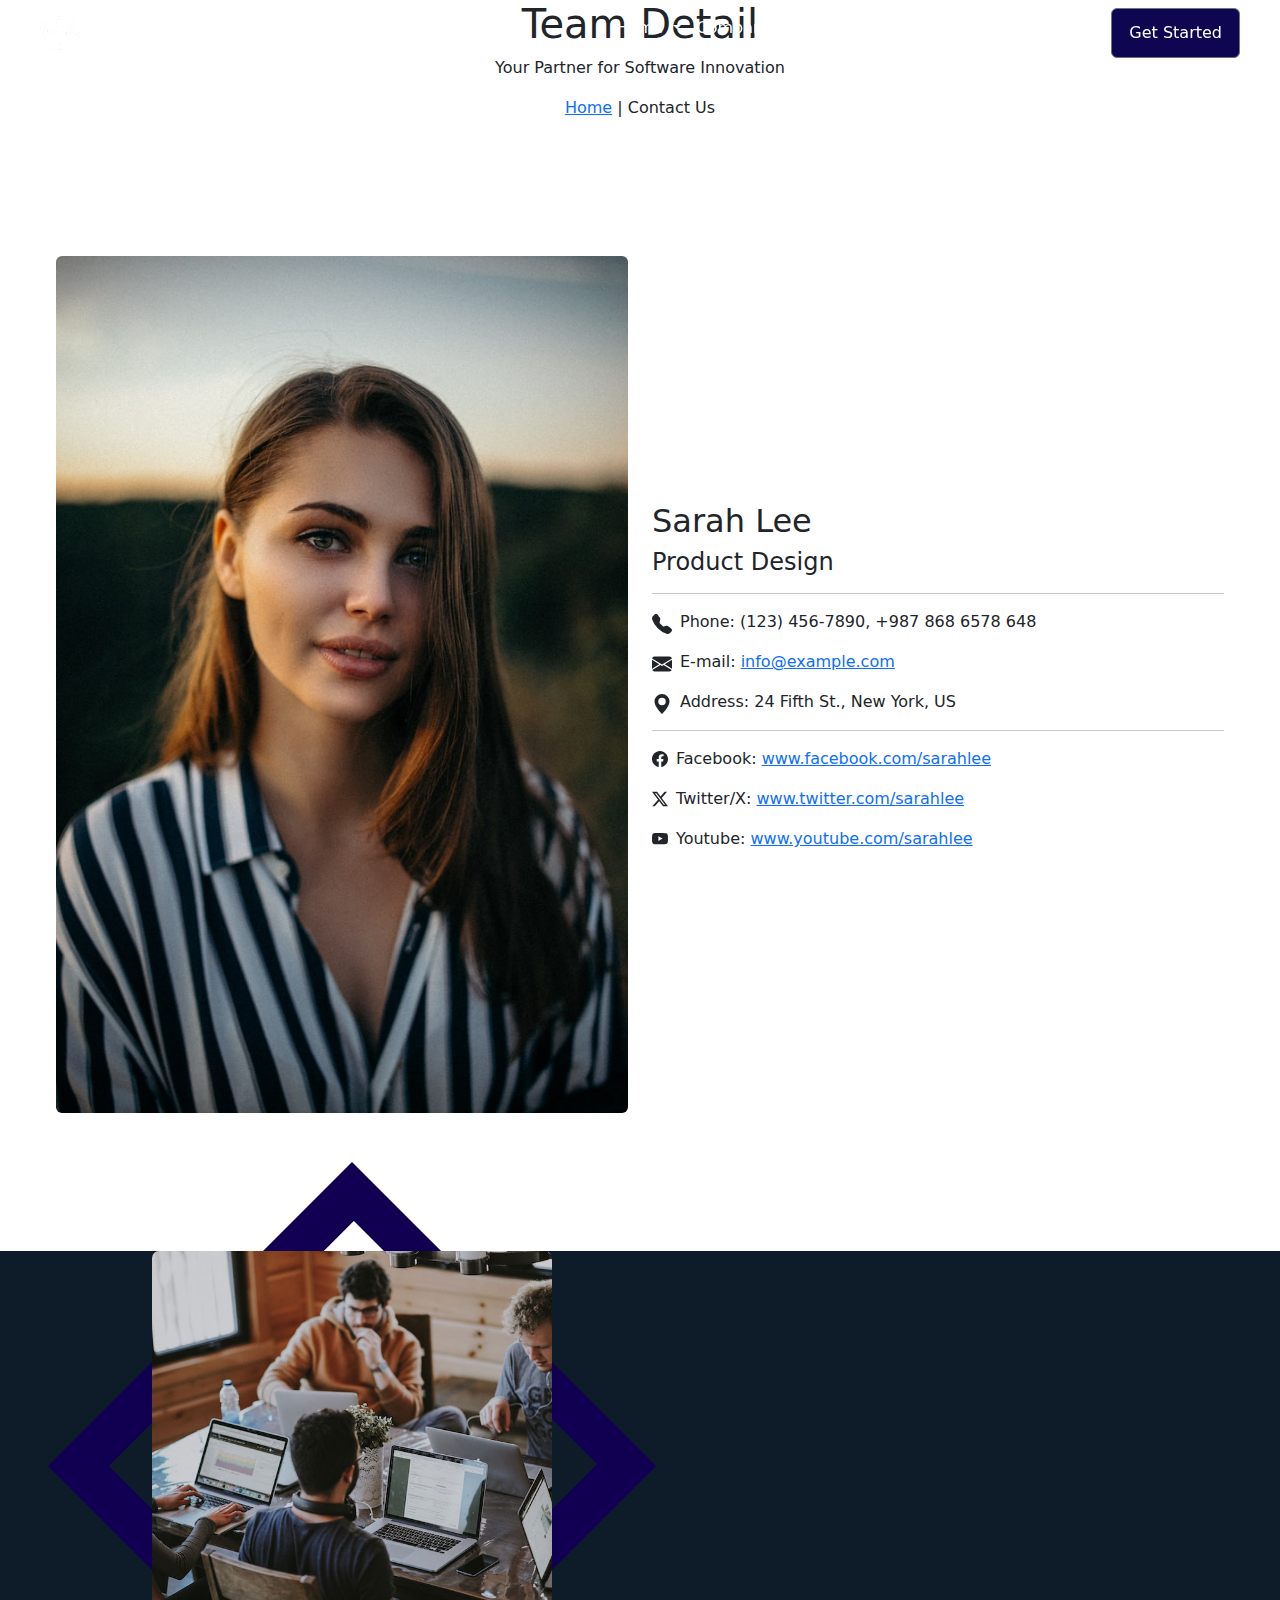
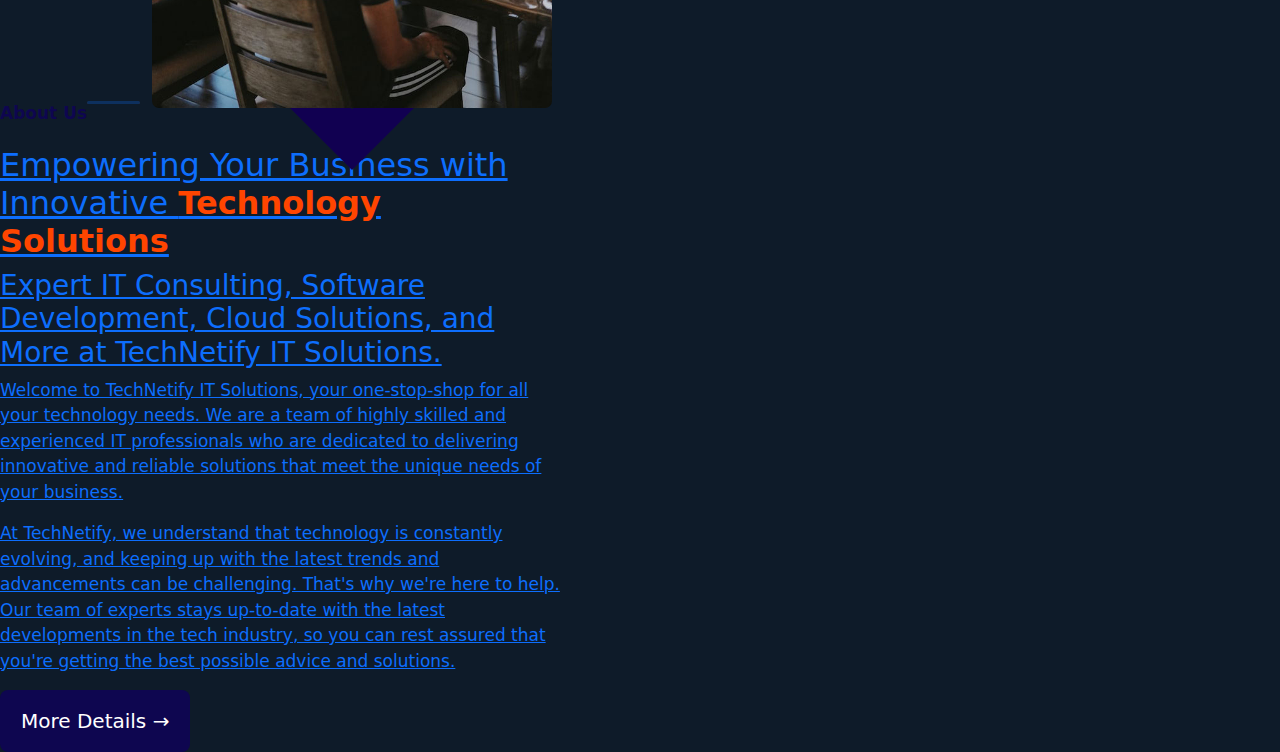
<file: teamdetail.html>
<!DOCTYPE html>
<html lang="pt-br">
<head>
    <meta charset="UTF-8">
    <meta name="viewport" content="width=device-width, initial-scale=1.0">
    <link href="https://cdn.jsdelivr.net/npm/bootstrap@5.3.3/dist/css/bootstrap.min.css" rel="stylesheet" integrity="sha384-QWTKZyjpPEjISv5WaRU9OFeRpok6YctnYmDr5pNlyT2bRjXh0JMhjY6hW+ALEwIH" crossorigin="anonymous">
    <link rel="stylesheet" href="/styles/styles.css">
    <title>Document</title>
</head>
<body>
    <header id="header-container">

    </header>
    <main>
        <section>
            <div class="banner-container">
                <div class="banner-aboutus d-flex justify-content-center">
                    <div class="banner-conteudo pb-5 ">
                        <h1>Team Detail</h1>
                        <p>Your Partner for Software Innovation</p>
                        <p><a href="/index.html" class="texto-laranja">Home</a> | Contact Us</p>
                        <br>
                    </div>
                </div>
            </div>
        </section>

        <section class="py-5">
            <div class="container-fluid">
                <div class="row align-items-center px-3">
                    <div class="col-md-6 mb-4 mb-md-0">
                        <img src="assets/sarah.jpg" alt="Sarah Lee" class="img-fluid rounded img-sarah">
                    </div>
        
                    <div class="col">
                        <h2>Sarah Lee</h2>
                        <h4 class="texto-laranja">Product Design</h4>
                        <hr>
        
                        <div class="d-flex align-items-start mb-3 svg-sarah">
                            <svg xmlns="http://www.w3.org/2000/svg" width="20" height="20" fill="currentColor" class="bi bi-telephone-fill me-2 mt-1" viewBox="0 0 16 16">
                                <path fill-rule="evenodd" d="M1.885.511a1.745 1.745 0 0 1 2.61.163L6.29 2.98c.329.423.445.974.315 1.494l-.547 2.19a.68.68 0 0 0 .178.643l2.457 2.457a.68.68 0 0 0 .644.178l2.189-.547a1.75 1.75 0 0 1 1.494.315l2.306 1.794c.829.645.905 1.87.163 2.611l-1.034 1.034c-.74.74-1.846 1.065-2.877.702a18.6 18.6 0 0 1-7.01-4.42 18.6 18.6 0 0 1-4.42-7.009c-.362-1.03-.037-2.137.703-2.877z"/>  
                            </svg>
                            <p class="mb-0">Phone: (123) 456-7890, +987 868 6578 648</p>
                        </div>
        
                        <div class="d-flex align-items-start mb-3 svg-sarah">
                            <svg xmlns="http://www.w3.org/2000/svg" width="20" height="20" fill="currentColor" class="bi bi-envelope-fill me-2 mt-1" viewBox="0 0 16 16">
                                <path d="M.05 3.555A2 2 0 0 1 2 2h12a2 2 0 0 1 1.95 1.555L8 8.414zM0 4.697v7.104l5.803-3.558zM6.761 8.83l-6.57 4.027A2 2 0 0 0 2 14h12a2 2 0 0 0 1.808-1.144l-6.57-4.027L8 9.586zm3.436-.586L16 11.801V4.697z"/>
                            </svg>
                            <p class="mb-0">E-mail: <a href="mailto:info@example.com" class="texto-laranja  ">info@example.com</a></p>
                        </div>
        
                        <div class="d-flex align-items-start mb-3 svg-sarah">
                            <svg xmlns="http://www.w3.org/2000/svg" width="20" height="20" fill="currentColor" class="bi bi-geo-alt-fill me-2 mt-1" viewBox="0 0 16 16">
                                <path d="M8 16s6-5.686 6-10A6 6 0 0 0 2 6c0 4.314 6 10 6 10m0-7a3 3 0 1 1 0-6 3 3 0 0 1 0 6"/>
                            </svg>
                            <p class="mb-0">Address: 24 Fifth St., New York, US</p>
                        </div>
                       
                        <hr>

                        <div class="d-flex align-items-start mb-3 svg-sarah ">
                            <svg xmlns="http://www.w3.org/2000/svg" width="16" height="16" fill="currentColor" class="bi bi-facebook me-2 mt-1" viewBox="0 0 16 16">
                                <path d="M16 8.049c0-4.446-3.582-8.05-8-8.05C3.58 0-.002 3.603-.002 8.05c0 4.017 2.926 7.347 6.75 7.951v-5.625h-2.03V8.05H6.75V6.275c0-2.017 1.195-3.131 3.022-3.131.876 0 1.791.157 1.791.157v1.98h-1.009c-.993 0-1.303.621-1.303 1.258v1.51h2.218l-.354 2.326H9.25V16c3.824-.604 6.75-3.934 6.75-7.951"/>
                            </svg>
                            <p class="mb-0">Facebook: <a class="texto-laranja" href="#">www.facebook.com/sarahlee</a></p>
                        </div>
        
                        <div class="d-flex align-items-start mb-3 svg-sarah">
                            <svg xmlns="http://www.w3.org/2000/svg" width="16" height="16" fill="currentColor" class="bi bi-twitter-x me-2 mt-1" viewBox="0 0 16 16">
                                <path d="M12.6.75h2.454l-5.36 6.142L16 15.25h-4.937l-3.867-5.07-4.425 5.07H.316l5.733-6.57L0 .75h5.063l3.495 4.633L12.601.75Zm-.86 13.028h1.36L4.323 2.145H2.865z"/>
                            </svg>
                            <p class="mb-0">Twitter/X: <a class="texto-laranja" href="#">www.twitter.com/sarahlee</a></p>
                        </div>
        
                        <div class="d-flex align-items-start mb-3 svg-sarah">
                            <svg xmlns="http://www.w3.org/2000/svg" width="16" height="16" fill="currentColor" class="bi bi-youtube me-2 mt-1" viewBox="0 0 16 16">
                                <path d="M8.051 1.999h.089c.822.003 4.987.033 6.11.335a2.01 2.01 0 0 1 1.415 1.42c.101.38.172.883.22 1.402l.01.104.022.26.008.104c.065.914.073 1.77.074 1.957v.075c-.001.194-.01 1.108-.082 2.06l-.008.105-.009.104c-.05.572-.124 1.14-.235 1.558a2.01 2.01 0 0 1-1.415 1.42c-1.16.312-5.569.334-6.18.335h-.142c-.309 0-1.587-.006-2.927-.052l-.17-.006-.087-.004-.171-.007-.171-.007c-1.11-.049-2.167-.128-2.654-.26a2.01 2.01 0 0 1-1.415-1.419c-.111-.417-.185-.986-.235-1.558L.09 9.82l-.008-.104A31 31 0 0 1 0 7.68v-.123c.002-.215.01-.958.064-1.778l.007-.103.003-.052.008-.104.022-.26.01-.104c.048-.519.119-1.023.22-1.402a2.01 2.01 0 0 1 1.415-1.42c.487-.13 1.544-.21 2.654-.26l.17-.007.172-.006.086-.003.171-.007A100 100 0 0 1 7.858 2zM6.4 5.209v4.818l4.157-2.408z"/>
                            </svg>
                            <p class="mb-0">Youtube: <a class="texto-laranja" href="#">www.youtube.com/sarahlee</p>
                        </div>
                    </div>
                </div>
            </div>
        </section>
        

    
    </main>
    <footer id="footer">

    </footer>
    <script src="/js/header.js"></script>
    <script src="/js/onload.js"></script>
    <script src="https://cdn.jsdelivr.net/npm/bootstrap@5.3.3/dist/js/bootstrap.bundle.min.js" 
    integrity="sha384-YvpcrYf0tY3lHB60NNkmXc5s9fDVZLESaAA55NDzOxhy9GkcIdslK1eN7N6jIeHz" 
    crossorigin="anonymous"></script>
</body>
</html>
</file>
<file: styles/styles.css>
@import url(/styles/header.css);
@import url(/styles/banner.css);
@import url(/styles/btn.css);
@import url(/styles/servicos.css);
@import url(/styles/about.css);
@import url(/styles/produtos.css);
@import url(/styles/team.css);
@import url(/styles/carrossel.css);
@import url(/styles/features-case.css);
@import url(/styles/ratings.css);
@import url(/styles/feed.css);
@import url(/styles/banner2.css);
@import url(/styles/footer.css);

.subtitulo--imagem{
    display: flex;
    flex-direction: row;
    align-items: baseline;
    justify-content: space-evenly;
    margin-left: 50px;
    margin-right: 120px;
}
.img--logo--header{
    height: 40px;

}
#titulo-logo{
    font-size: 25px;
    display: flex;
    flex-direction: row;
    align-items: baseline;
}

#sombreamento-div{
    box-shadow: 0 8px 15px rgba(0, 0, 0, 0.1);
    padding-right: 10px;
    padding-left: 10px;
    background-color: wheat;
    border-radius: 10px;
    padding: 35px;
}
</file>
<file: styles/contact/styles.css>
@import url(/styles/contact/banner-contact.css);
</file>
